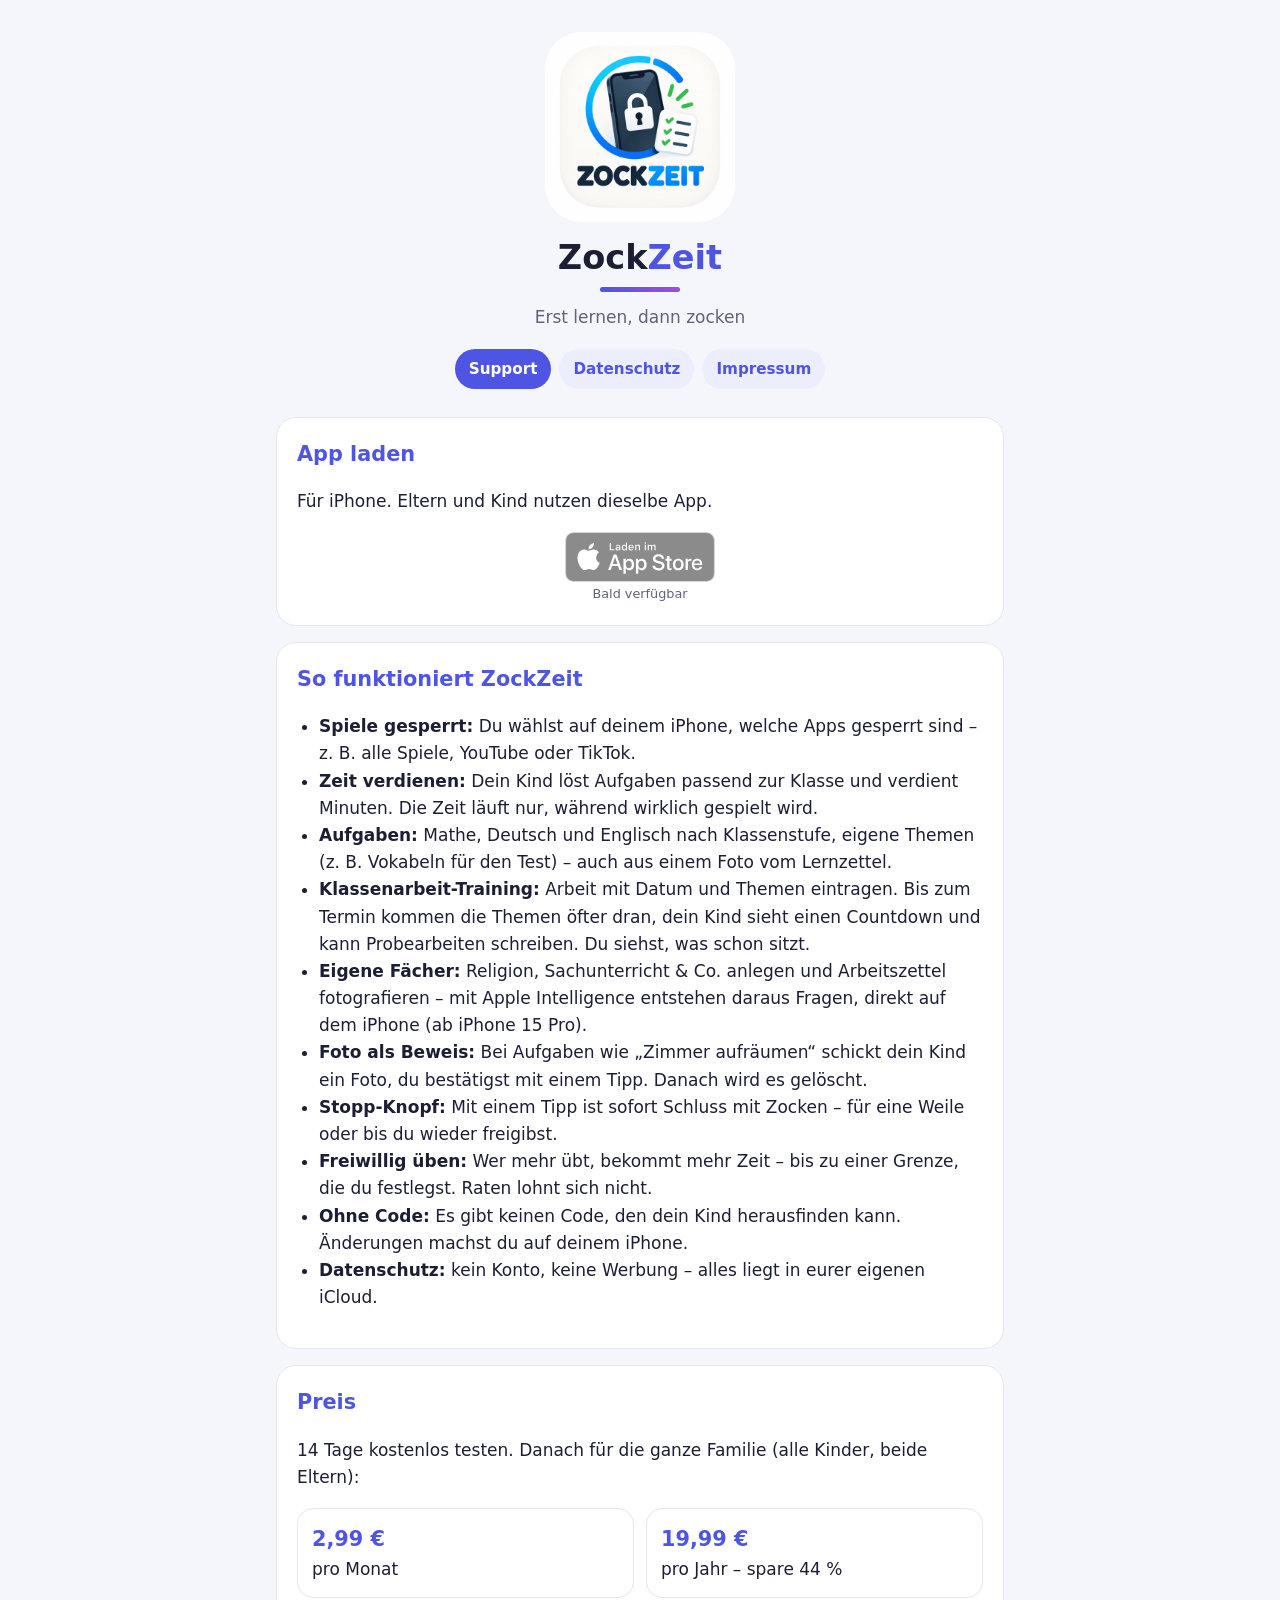
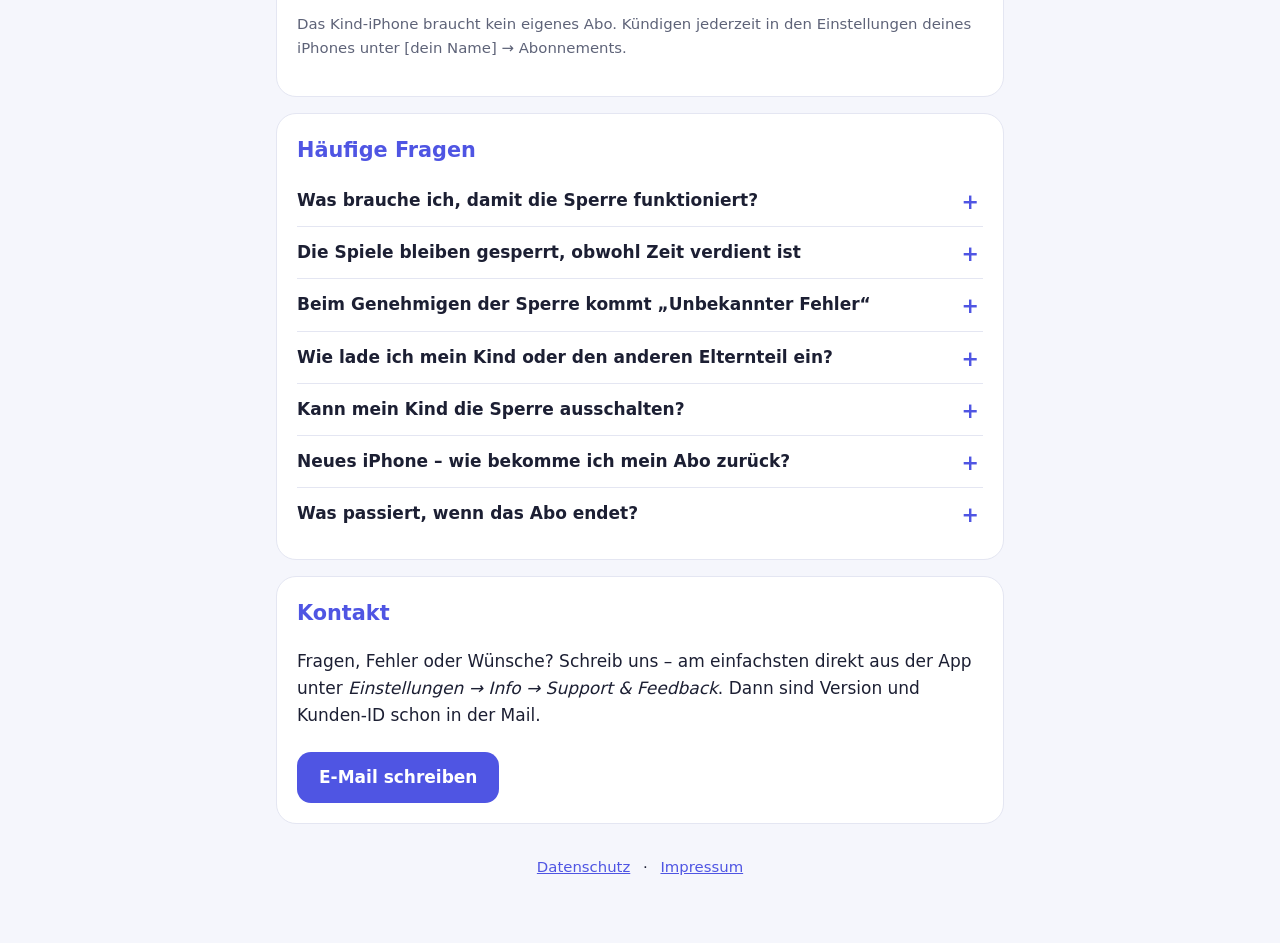
<file: index.html>
<!DOCTYPE html>
<html lang="de">
<head>
  <meta charset="utf-8">
  <meta name="viewport" content="width=device-width, initial-scale=1">
  <title>ZockZeit – Support</title>
  <meta name="description" content="ZockZeit: Erst lernen, dann zocken. Spiele bleiben gesperrt, bis dein Kind Aufgaben passend zur Klasse gelöst hat – ohne Code, ohne Konto.">
  <link rel="icon" href="icon.png">
  <link rel="apple-touch-icon" href="icon.png">
  <link rel="stylesheet" href="style.css">
</head>
<body>
<div class="wrap">
  <header>
    <img src="logo.png" alt="ZockZeit – Logo mit Handy, Schloss und Checkliste">
    <h1><span class="a">Zock</span><span class="b">Zeit</span></h1>
    <div class="underline"></div>
    <p class="lead">Erst lernen, dann zocken</p>
    <nav>
      <a href="index.html" aria-current="page">Support</a>
      <a href="datenschutz.html">Datenschutz</a>
      <a href="impressum.html">Impressum</a>
    </nav>
  </header>

  <section class="card">
    <h2>App laden</h2>
    <p>Für iPhone. Eltern und Kind nutzen dieselbe App.</p>
    <div class="stores">
      <span class="soon"><img class="badge-apple" src="appstore-badge.svg" alt="Im App Store laden"><small>Bald verfügbar</small></span>
    </div>
  </section>

  <section class="card">
    <h2>So funktioniert ZockZeit</h2>
    <ul>
      <li><strong>Spiele gesperrt:</strong> Du wählst auf deinem iPhone, welche Apps gesperrt sind – z. B. alle Spiele, YouTube oder TikTok.</li>
      <li><strong>Zeit verdienen:</strong> Dein Kind löst Aufgaben passend zur Klasse und verdient Minuten. Die Zeit läuft nur, während wirklich gespielt wird.</li>
      <li><strong>Aufgaben:</strong> Mathe, Deutsch und Englisch nach Klassenstufe, eigene Themen (z. B. Vokabeln für den Test) – auch aus einem Foto vom Lernzettel.</li>
      <li><strong>Klassenarbeit-Training:</strong> Arbeit mit Datum und Themen eintragen. Bis zum Termin kommen die Themen öfter dran, dein Kind sieht einen Countdown und kann Probearbeiten schreiben. Du siehst, was schon sitzt.</li>
      <li><strong>Eigene Fächer:</strong> Religion, Sachunterricht &amp; Co. anlegen und Arbeitszettel fotografieren – mit Apple Intelligence entstehen daraus Fragen, direkt auf dem iPhone (ab iPhone 15 Pro).</li>
      <li><strong>Foto als Beweis:</strong> Bei Aufgaben wie „Zimmer aufräumen“ schickt dein Kind ein Foto, du bestätigst mit einem Tipp. Danach wird es gelöscht.</li>
      <li><strong>Stopp-Knopf:</strong> Mit einem Tipp ist sofort Schluss mit Zocken – für eine Weile oder bis du wieder freigibst.</li>
      <li><strong>Freiwillig üben:</strong> Wer mehr übt, bekommt mehr Zeit – bis zu einer Grenze, die du festlegst. Raten lohnt sich nicht.</li>
      <li><strong>Ohne Code:</strong> Es gibt keinen Code, den dein Kind herausfinden kann. Änderungen machst du auf deinem iPhone.</li>
      <li><strong>Datenschutz:</strong> kein Konto, keine Werbung – alles liegt in eurer eigenen iCloud.</li>
    </ul>
  </section>

  <section class="card">
    <h2>Preis</h2>
    <p>14 Tage kostenlos testen. Danach für die ganze Familie (alle Kinder, beide Eltern):</p>
    <div class="preis">
      <div><strong>2,99 €</strong><br>pro Monat</div>
      <div><strong>19,99 €</strong><br>pro Jahr – spare 44 %</div>
    </div>
    <p class="muted">Das Kind-iPhone braucht kein eigenes Abo. Kündigen jederzeit in den Einstellungen deines iPhones unter [dein Name] → Abonnements.</p>
  </section>

  <section class="card">
    <h2>Häufige Fragen</h2>
    <details>
      <summary>Was brauche ich, damit die Sperre funktioniert?</summary>
      <p>Dein Kind braucht eine eigene Apple-ID und muss in deiner Apple-Familienfreigabe als Kind eingetragen sein. Die Bildschirmzeit für dein Kind muss eingeschaltet sein, und beide iPhones sind bei iCloud angemeldet. Eine Anleitung Schritt für Schritt findest du in der App über das Fragezeichen.</p>
    </details>
    <details>
      <summary>Die Spiele bleiben gesperrt, obwohl Zeit verdient ist</summary>
      <p>Fast immer ist dann noch ein App-Limit in Apples Bildschirmzeit aktiv. Ausschalten auf deinem iPhone unter <em>Einstellungen → Bildschirmzeit → [Kind] → App-Limits</em>. Am Sperrbildschirm erkennst du es: „Zockzeit aufgebraucht“ kommt von ZockZeit, „Zeitlimit“ mit Sanduhr kommt von Apple.</p>
    </details>
    <details>
      <summary>Beim Genehmigen der Sperre kommt „Unbekannter Fehler“</summary>
      <p>Stell auf deinem iPhone unter <em>Einstellungen → Bildschirmzeit → [Kind] → Inhalte &amp; Datenschutz → Accountänderungen</em> kurz auf „Erlauben“, genehmige die Sperre und stell es danach wieder auf „Nicht erlauben“.</p>
    </details>
    <details>
      <summary>Wie lade ich mein Kind oder den anderen Elternteil ein?</summary>
      <p>In ZockZeit auf deinem iPhone „Familie einladen“ tippen und die Einladung per Nachricht schicken. Auf dem anderen iPhone ZockZeit öffnen, „Ich bin das Kind“ bzw. „Ich bin Mama oder Papa“ wählen und dann den Link in der Nachricht antippen.</p>
    </details>
    <details>
      <summary>Kann mein Kind die Sperre ausschalten?</summary>
      <p>Die Sperre läuft über Apples Bildschirmzeit-Technik für Familien. ZockZeit lässt sich auf dem Kind-iPhone nicht ohne deine Zustimmung löschen, und die gesperrten Apps änderst nur du auf deinem iPhone. Wichtig: Dein eigener Bildschirmzeit-Code und dein iPhone-Code sollten deinem Kind nicht bekannt sein.</p>
    </details>
    <details>
      <summary>Neues iPhone – wie bekomme ich mein Abo zurück?</summary>
      <p>In ZockZeit unter <em>Einstellungen → Abo → Käufe wiederherstellen</em>. Nutze dieselbe Apple-ID wie beim Kauf.</p>
    </details>
    <details>
      <summary>Was passiert, wenn das Abo endet?</summary>
      <p>ZockZeit macht auf dem Kind-iPhone Pause und gibt die Spiele frei. Sobald das Abo verlängert ist, geht es automatisch weiter.</p>
    </details>
  </section>

  <section class="card">
    <h2>Kontakt</h2>
    <p>Fragen, Fehler oder Wünsche? Schreib uns – am einfachsten direkt aus der App unter <em>Einstellungen → Info → Support &amp; Feedback</em>. Dann sind Version und Kunden-ID schon in der Mail.</p>
    <a class="button" href="mailto:support@schuehler-apps.de?subject=ZockZeit%3A%20Support">E-Mail schreiben</a>
  </section>

  <footer class="muted">
    <p><a href="datenschutz.html">Datenschutz</a> · <a href="impressum.html">Impressum</a></p>
  </footer>
</div>
</body>
</html>
</file>
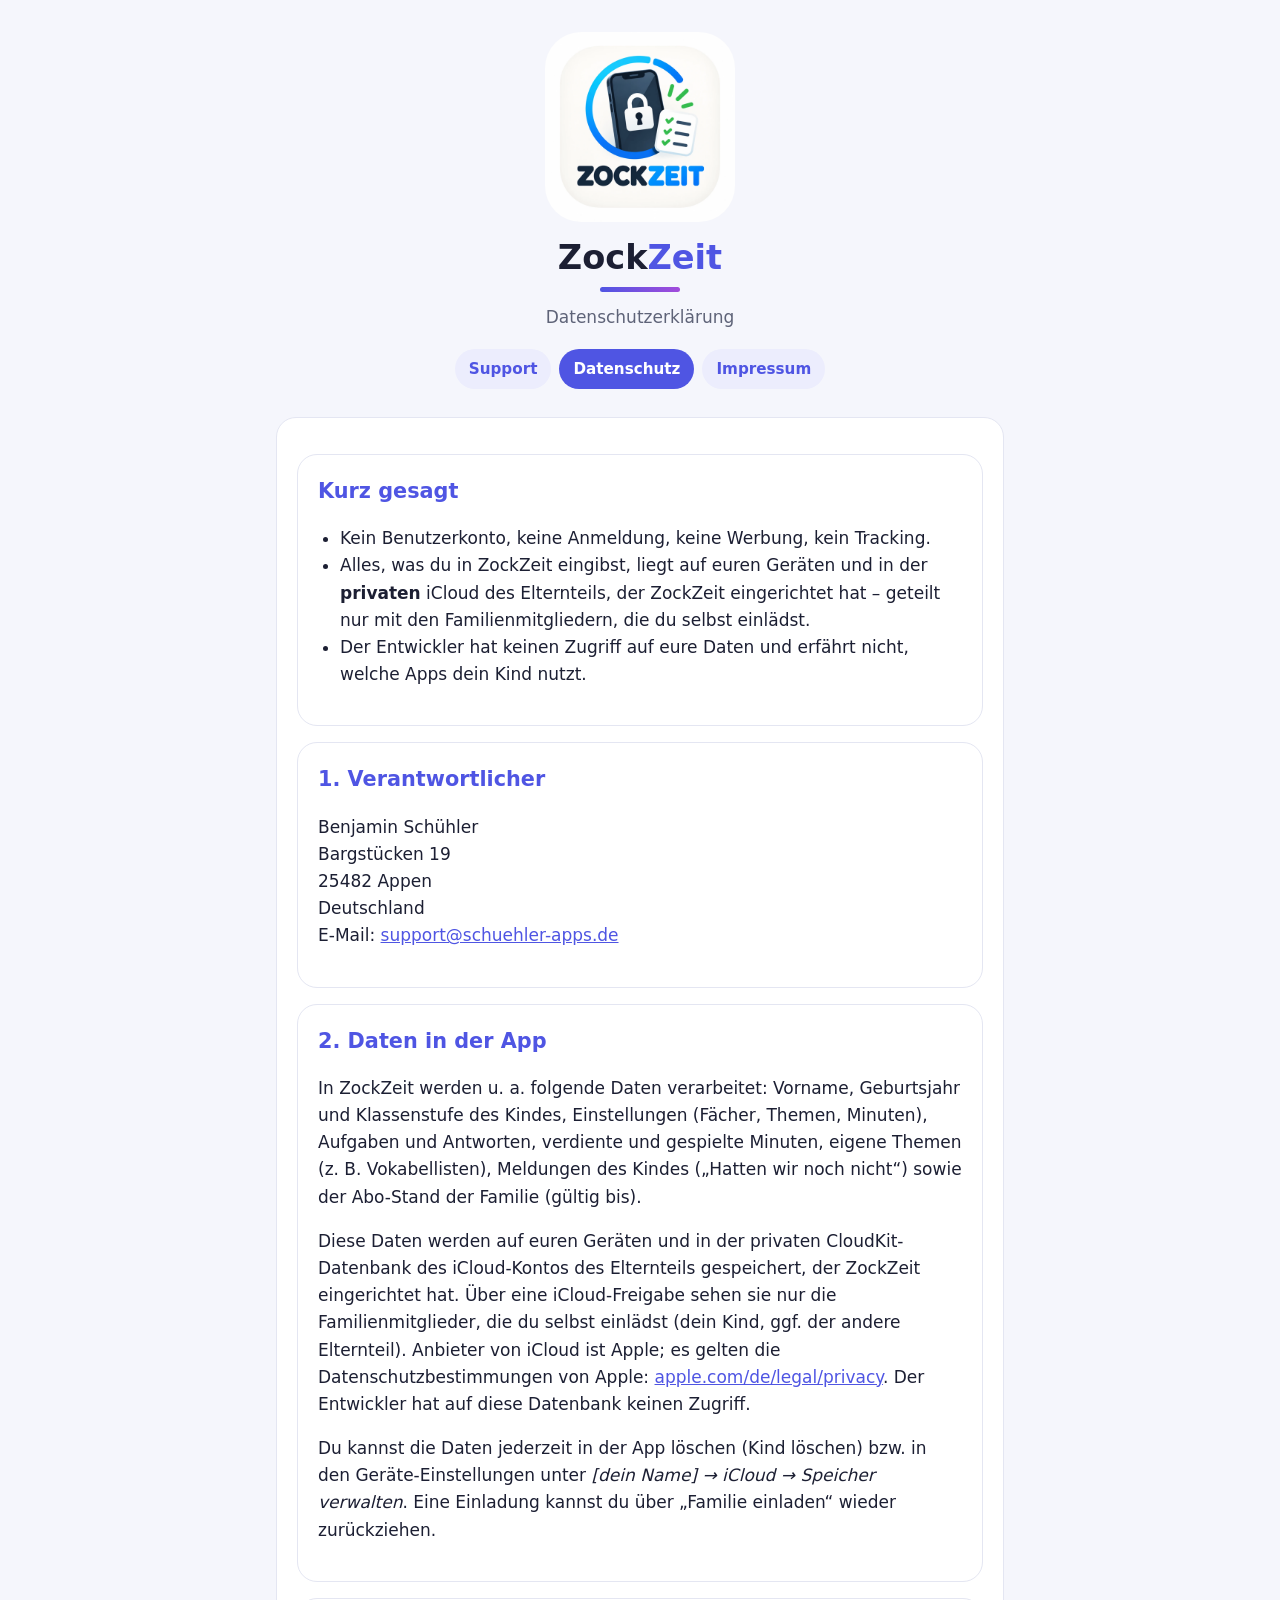
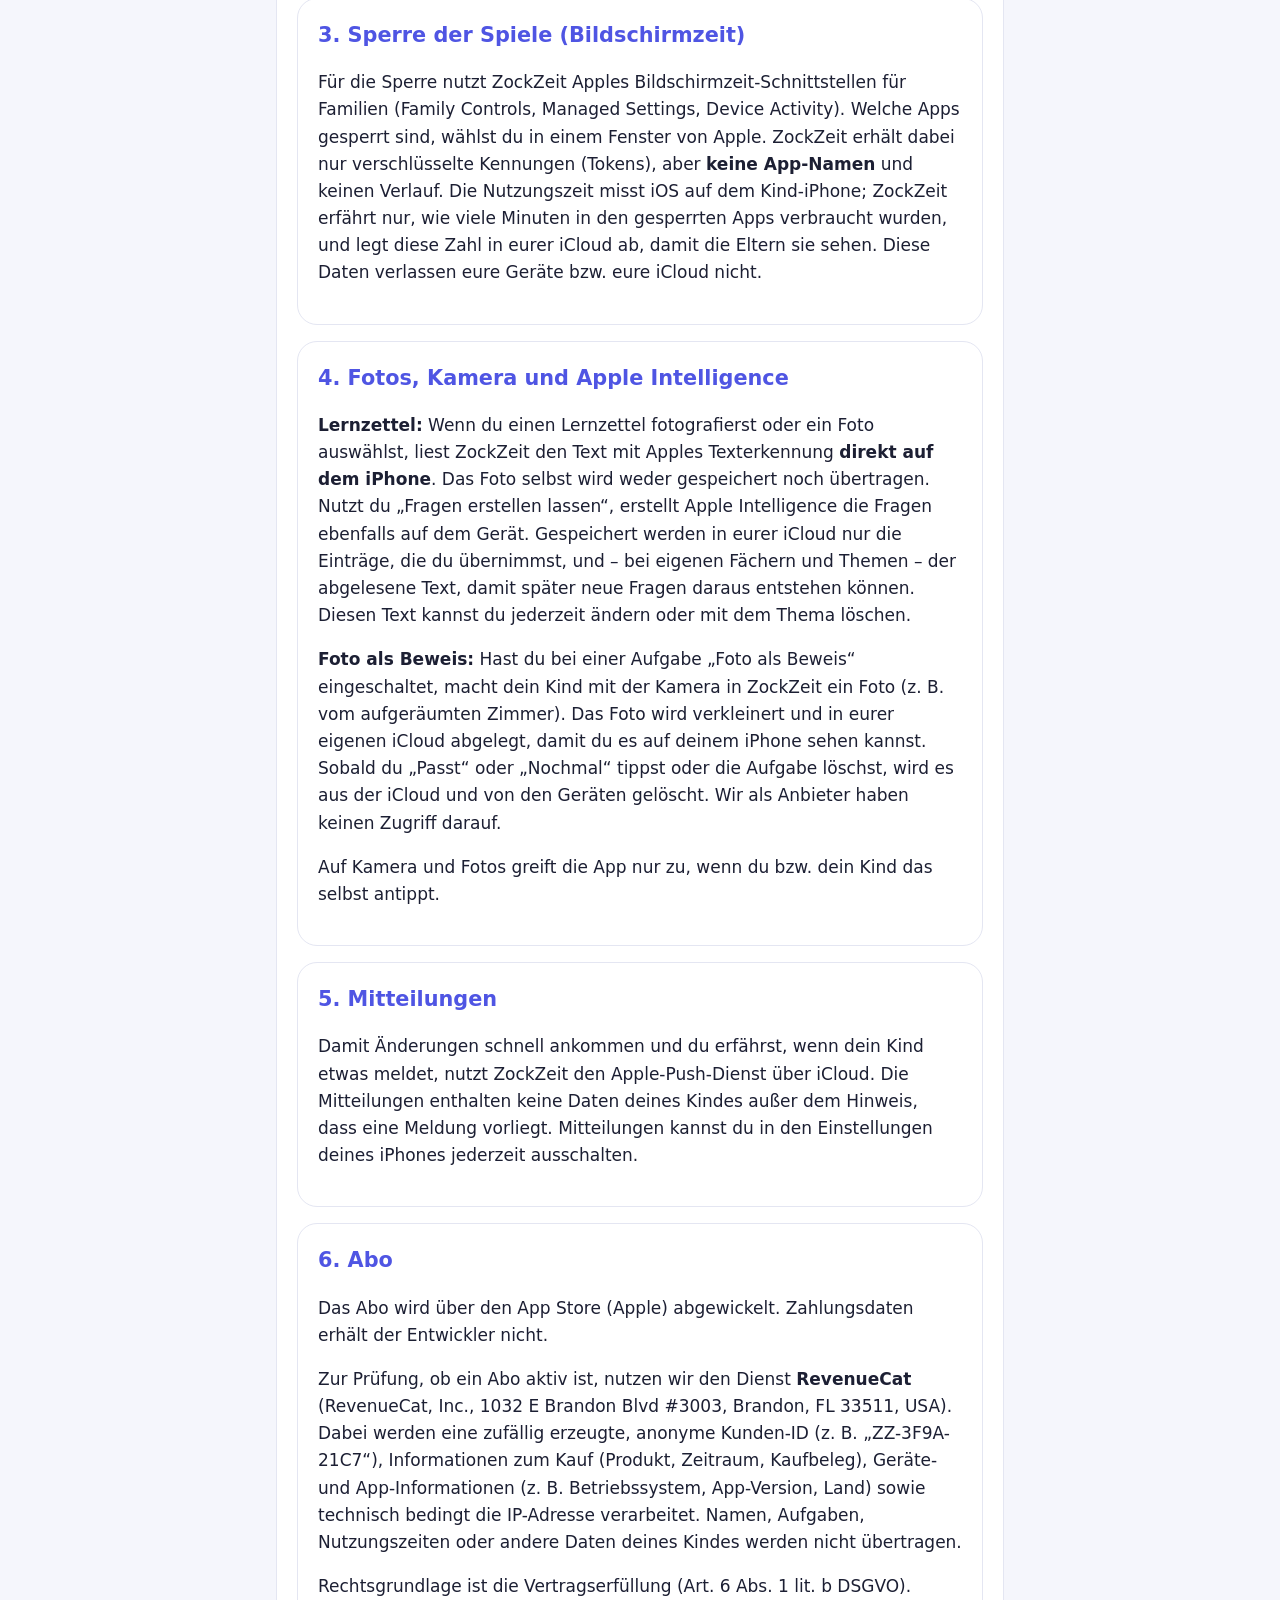
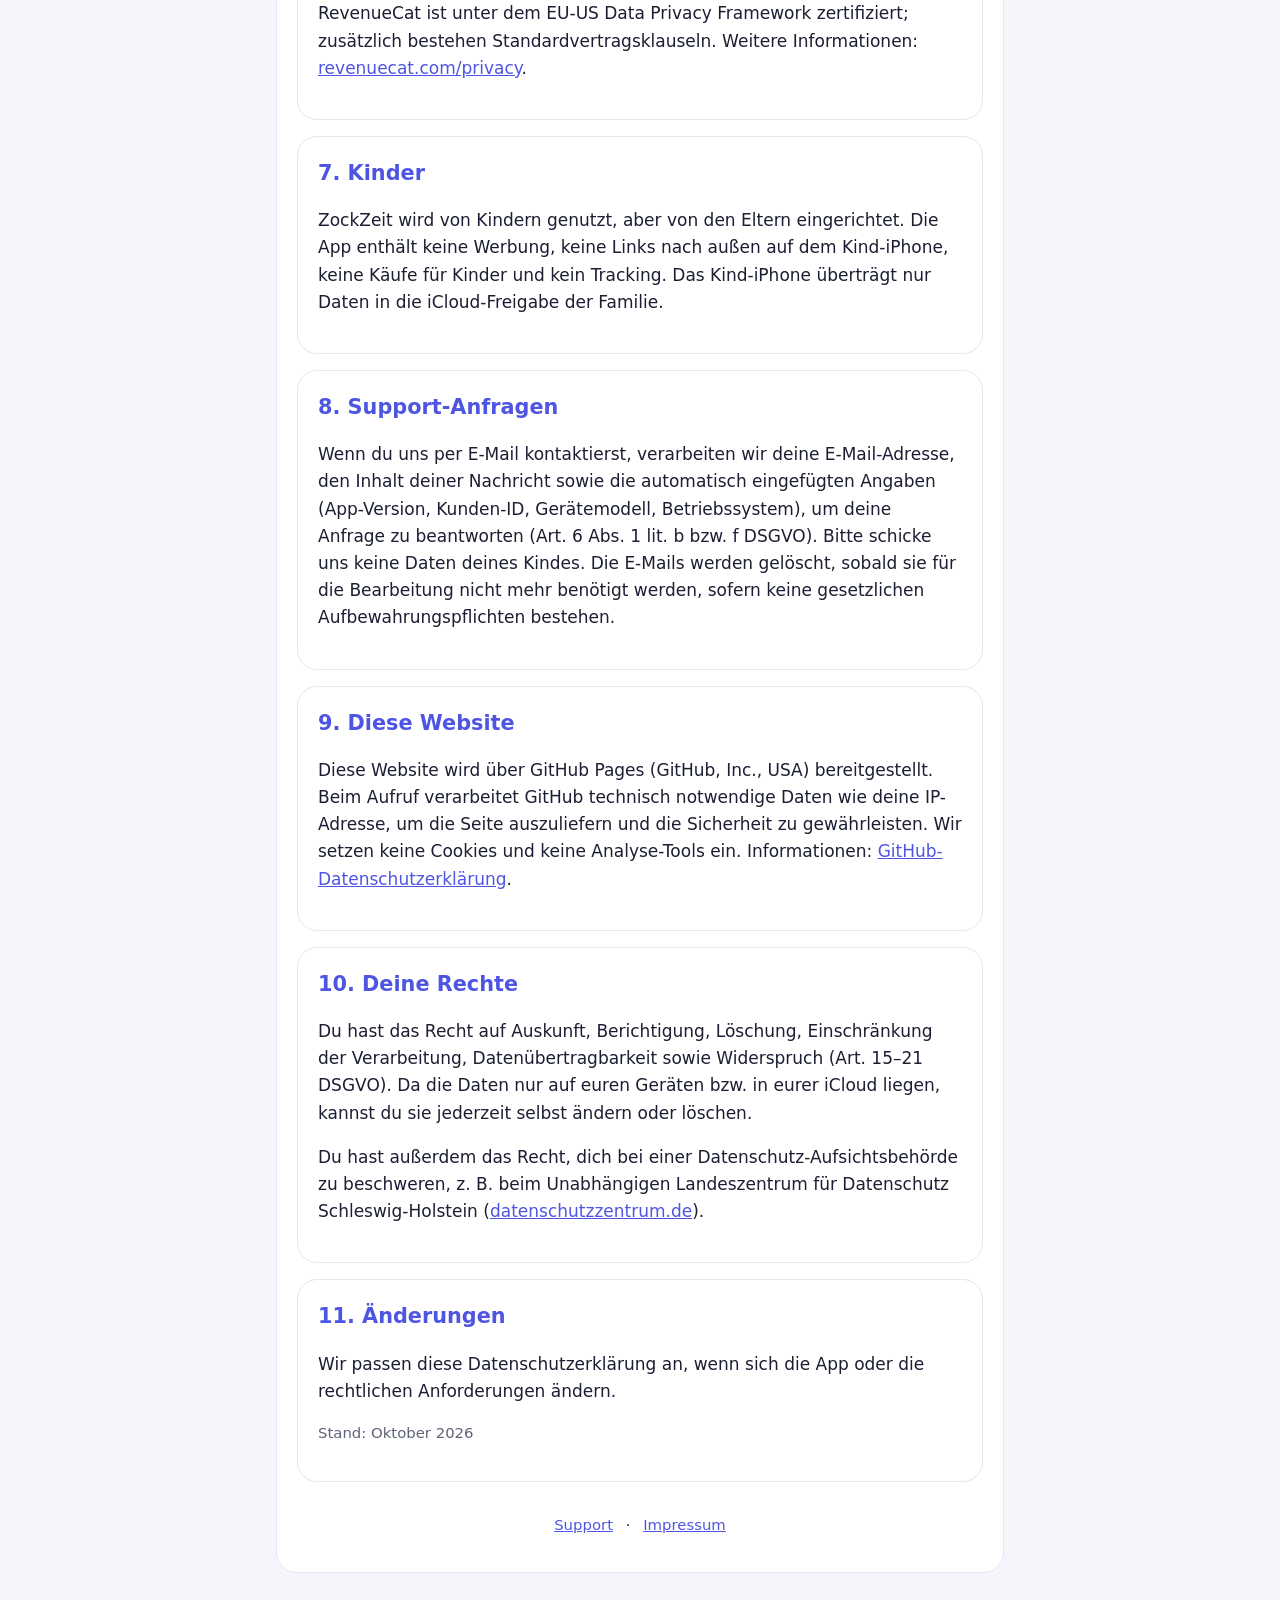
<file: datenschutz.html>
<!DOCTYPE html>
<html lang="de">
<head>
  <meta charset="utf-8">
  <meta name="viewport" content="width=device-width, initial-scale=1">
  <title>ZockZeit – Datenschutz</title>
  <meta name="description" content="ZockZeit: Erst lernen, dann zocken. Spiele bleiben gesperrt, bis dein Kind Aufgaben passend zur Klasse gelöst hat – ohne Code, ohne Konto.">
  <link rel="icon" href="icon.png">
  <link rel="apple-touch-icon" href="icon.png">
  <link rel="stylesheet" href="style.css">
</head>
<body>
<div class="wrap">
  <header>
    <img src="logo.png" alt="ZockZeit – Logo mit Handy, Schloss und Checkliste">
    <h1><span class="a">Zock</span><span class="b">Zeit</span></h1>
    <div class="underline"></div>
    <p class="lead">Datenschutzerklärung</p>
    <nav>
      <a href="index.html">Support</a>
      <a href="datenschutz.html" aria-current="page">Datenschutz</a>
      <a href="impressum.html">Impressum</a>
    </nav>
  </header>

  <section class="card">

  <section class="card">
    <h2>Kurz gesagt</h2>
    <ul>
      <li>Kein Benutzerkonto, keine Anmeldung, keine Werbung, kein Tracking.</li>
      <li>Alles, was du in ZockZeit eingibst, liegt auf euren Geräten und in der <strong>privaten</strong> iCloud des Elternteils, der ZockZeit eingerichtet hat – geteilt nur mit den Familienmitgliedern, die du selbst einlädst.</li>
      <li>Der Entwickler hat keinen Zugriff auf eure Daten und erfährt nicht, welche Apps dein Kind nutzt.</li>
    </ul>
  </section>

  <section class="card">
    <h2>1. Verantwortlicher</h2>
    <p>
      Benjamin Schühler<br>
      Bargstücken 19<br>
      25482 Appen<br>
      Deutschland<br>
      E-Mail: <a href="mailto:support@schuehler-apps.de">support@schuehler-apps.de</a>
    </p>
  </section>

  <section class="card">
    <h2>2. Daten in der App</h2>
    <p>In ZockZeit werden u. a. folgende Daten verarbeitet: Vorname, Geburtsjahr und Klassenstufe des Kindes, Einstellungen (Fächer, Themen, Minuten), Aufgaben und Antworten, verdiente und gespielte Minuten, eigene Themen (z. B. Vokabellisten), Meldungen des Kindes („Hatten wir noch nicht“) sowie der Abo-Stand der Familie (gültig bis).</p>
    <p>Diese Daten werden auf euren Geräten und in der privaten CloudKit-Datenbank des iCloud-Kontos des Elternteils gespeichert, der ZockZeit eingerichtet hat. Über eine iCloud-Freigabe sehen sie nur die Familienmitglieder, die du selbst einlädst (dein Kind, ggf. der andere Elternteil). Anbieter von iCloud ist Apple; es gelten die Datenschutzbestimmungen von Apple: <a href="https://www.apple.com/de/legal/privacy/">apple.com/de/legal/privacy</a>. Der Entwickler hat auf diese Datenbank keinen Zugriff.</p>
    <p>Du kannst die Daten jederzeit in der App löschen (Kind löschen) bzw. in den Geräte-Einstellungen unter <em>[dein Name] → iCloud → Speicher verwalten</em>. Eine Einladung kannst du über „Familie einladen“ wieder zurückziehen.</p>
  </section>

  <section class="card">
    <h2>3. Sperre der Spiele (Bildschirmzeit)</h2>
    <p>Für die Sperre nutzt ZockZeit Apples Bildschirmzeit-Schnittstellen für Familien (Family Controls, Managed Settings, Device Activity). Welche Apps gesperrt sind, wählst du in einem Fenster von Apple. ZockZeit erhält dabei nur verschlüsselte Kennungen (Tokens), aber <strong>keine App-Namen</strong> und keinen Verlauf. Die Nutzungszeit misst iOS auf dem Kind-iPhone; ZockZeit erfährt nur, wie viele Minuten in den gesperrten Apps verbraucht wurden, und legt diese Zahl in eurer iCloud ab, damit die Eltern sie sehen. Diese Daten verlassen eure Geräte bzw. eure iCloud nicht.</p>
  </section>

  <section class="card">
    <h2>4. Fotos, Kamera und Apple Intelligence</h2>
    <p><strong>Lernzettel:</strong> Wenn du einen Lernzettel fotografierst oder ein Foto auswählst, liest ZockZeit den Text mit Apples Texterkennung <strong>direkt auf dem iPhone</strong>. Das Foto selbst wird weder gespeichert noch übertragen. Nutzt du „Fragen erstellen lassen“, erstellt Apple Intelligence die Fragen ebenfalls auf dem Gerät. Gespeichert werden in eurer iCloud nur die Einträge, die du übernimmst, und – bei eigenen Fächern und Themen – der abgelesene Text, damit später neue Fragen daraus entstehen können. Diesen Text kannst du jederzeit ändern oder mit dem Thema löschen.</p>
    <p><strong>Foto als Beweis:</strong> Hast du bei einer Aufgabe „Foto als Beweis“ eingeschaltet, macht dein Kind mit der Kamera in ZockZeit ein Foto (z. B. vom aufgeräumten Zimmer). Das Foto wird verkleinert und in eurer eigenen iCloud abgelegt, damit du es auf deinem iPhone sehen kannst. Sobald du „Passt“ oder „Nochmal“ tippst oder die Aufgabe löschst, wird es aus der iCloud und von den Geräten gelöscht. Wir als Anbieter haben keinen Zugriff darauf.</p>
    <p>Auf Kamera und Fotos greift die App nur zu, wenn du bzw. dein Kind das selbst antippt.</p>
  </section>

  <section class="card">
    <h2>5. Mitteilungen</h2>
    <p>Damit Änderungen schnell ankommen und du erfährst, wenn dein Kind etwas meldet, nutzt ZockZeit den Apple-Push-Dienst über iCloud. Die Mitteilungen enthalten keine Daten deines Kindes außer dem Hinweis, dass eine Meldung vorliegt. Mitteilungen kannst du in den Einstellungen deines iPhones jederzeit ausschalten.</p>
  </section>

  <section class="card">
    <h2>6. Abo</h2>
    <p>Das Abo wird über den App Store (Apple) abgewickelt. Zahlungsdaten erhält der Entwickler nicht.</p>
    <p>Zur Prüfung, ob ein Abo aktiv ist, nutzen wir den Dienst <strong>RevenueCat</strong> (RevenueCat, Inc., 1032 E Brandon Blvd #3003, Brandon, FL 33511, USA). Dabei werden eine zufällig erzeugte, anonyme Kunden-ID (z. B. „ZZ-3F9A-21C7“), Informationen zum Kauf (Produkt, Zeitraum, Kaufbeleg), Geräte- und App-Informationen (z. B. Betriebssystem, App-Version, Land) sowie technisch bedingt die IP-Adresse verarbeitet. Namen, Aufgaben, Nutzungszeiten oder andere Daten deines Kindes werden nicht übertragen.</p>
    <p>Rechtsgrundlage ist die Vertragserfüllung (Art. 6 Abs. 1 lit. b DSGVO). RevenueCat ist unter dem EU-US Data Privacy Framework zertifiziert; zusätzlich bestehen Standardvertragsklauseln. Weitere Informationen: <a href="https://www.revenuecat.com/privacy">revenuecat.com/privacy</a>.</p>
  </section>

  <section class="card">
    <h2>7. Kinder</h2>
    <p>ZockZeit wird von Kindern genutzt, aber von den Eltern eingerichtet. Die App enthält keine Werbung, keine Links nach außen auf dem Kind-iPhone, keine Käufe für Kinder und kein Tracking. Das Kind-iPhone überträgt nur Daten in die iCloud-Freigabe der Familie.</p>
  </section>

  <section class="card">
    <h2>8. Support-Anfragen</h2>
    <p>Wenn du uns per E-Mail kontaktierst, verarbeiten wir deine E-Mail-Adresse, den Inhalt deiner Nachricht sowie die automatisch eingefügten Angaben (App-Version, Kunden-ID, Gerätemodell, Betriebssystem), um deine Anfrage zu beantworten (Art. 6 Abs. 1 lit. b bzw. f DSGVO). Bitte schicke uns keine Daten deines Kindes. Die E-Mails werden gelöscht, sobald sie für die Bearbeitung nicht mehr benötigt werden, sofern keine gesetzlichen Aufbewahrungspflichten bestehen.</p>
  </section>

  <section class="card">
    <h2>9. Diese Website</h2>
    <p>Diese Website wird über GitHub Pages (GitHub, Inc., USA) bereitgestellt. Beim Aufruf verarbeitet GitHub technisch notwendige Daten wie deine IP-Adresse, um die Seite auszuliefern und die Sicherheit zu gewährleisten. Wir setzen keine Cookies und keine Analyse-Tools ein. Informationen: <a href="https://docs.github.com/de/site-policy/privacy-policies/github-general-privacy-statement">GitHub-Datenschutzerklärung</a>.</p>
  </section>

  <section class="card">
    <h2>10. Deine Rechte</h2>
    <p>Du hast das Recht auf Auskunft, Berichtigung, Löschung, Einschränkung der Verarbeitung, Datenübertragbarkeit sowie Widerspruch (Art. 15–21 DSGVO). Da die Daten nur auf euren Geräten bzw. in eurer iCloud liegen, kannst du sie jederzeit selbst ändern oder löschen.</p>
    <p>Du hast außerdem das Recht, dich bei einer Datenschutz-Aufsichtsbehörde zu beschweren, z. B. beim Unabhängigen Landeszentrum für Datenschutz Schleswig-Holstein (<a href="https://www.datenschutzzentrum.de">datenschutzzentrum.de</a>).</p>
  </section>

  <section class="card">
    <h2>11. Änderungen</h2>
    <p>Wir passen diese Datenschutzerklärung an, wenn sich die App oder die rechtlichen Anforderungen ändern.</p>
    <p class="muted">Stand: Oktober 2026</p>
  </section>

  <footer class="muted">
    <p><a href="index.html">Support</a> · <a href="impressum.html">Impressum</a></p>
  </footer>
</div>
</body>
</html>
</file>
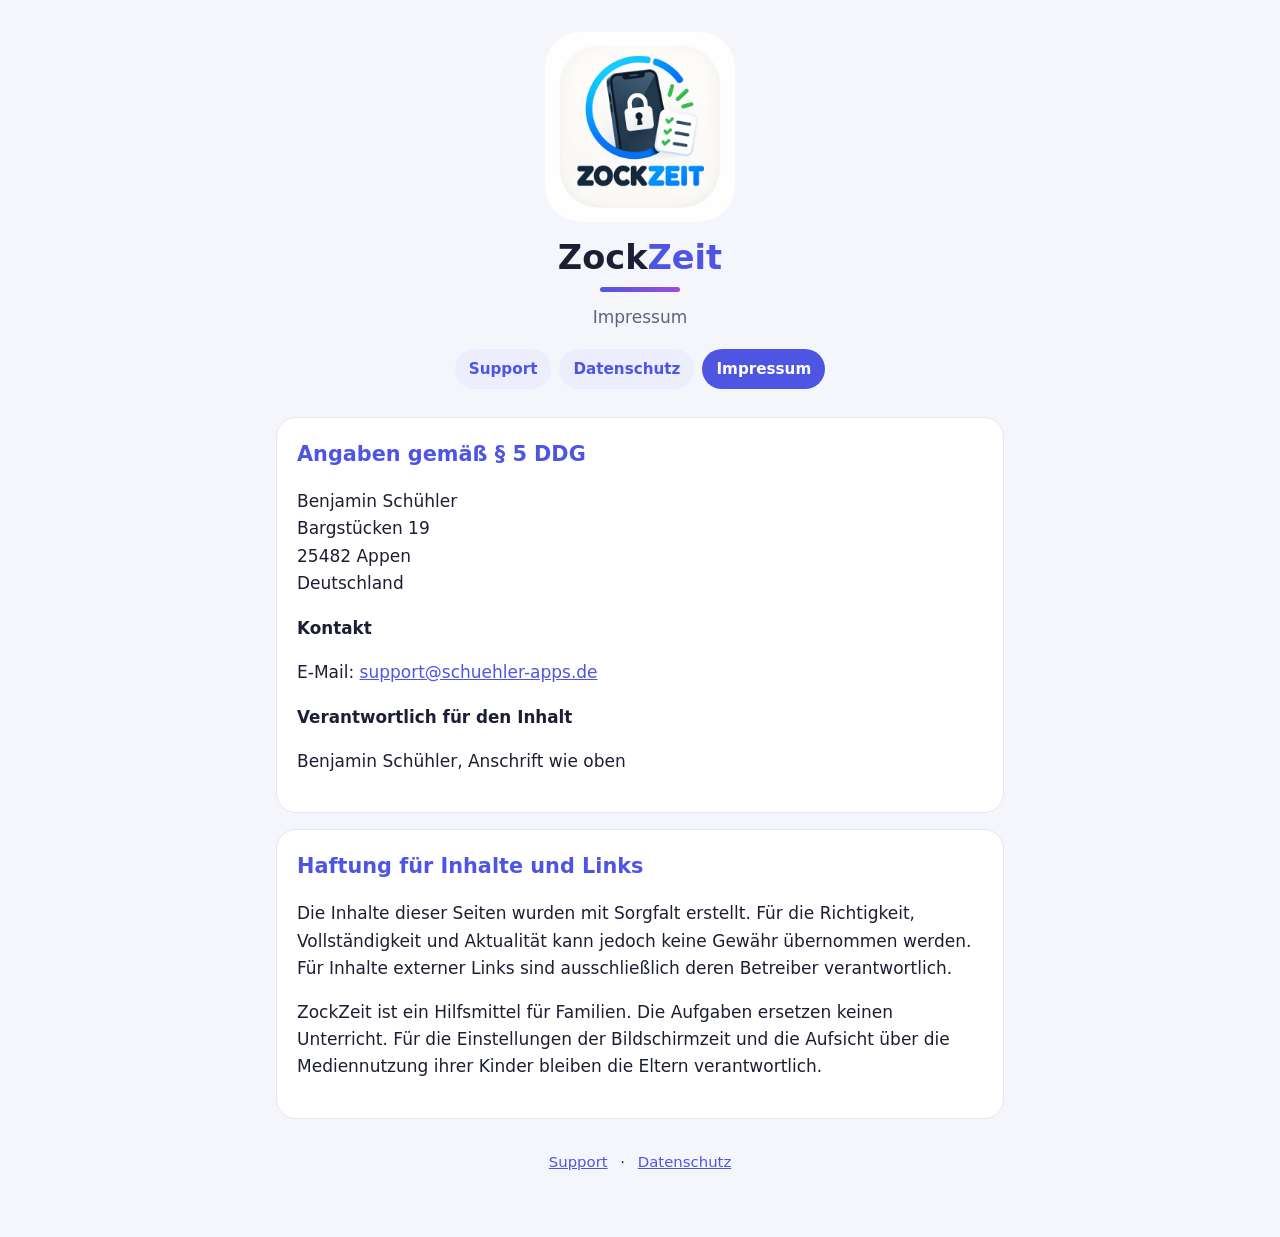
<file: impressum.html>
<!DOCTYPE html>
<html lang="de">
<head>
  <meta charset="utf-8">
  <meta name="viewport" content="width=device-width, initial-scale=1">
  <title>ZockZeit – Impressum</title>
  <meta name="description" content="ZockZeit: Erst lernen, dann zocken. Spiele bleiben gesperrt, bis dein Kind Aufgaben passend zur Klasse gelöst hat – ohne Code, ohne Konto.">
  <link rel="icon" href="icon.png">
  <link rel="apple-touch-icon" href="icon.png">
  <link rel="stylesheet" href="style.css">
</head>
<body>
<div class="wrap">
  <header>
    <img src="logo.png" alt="ZockZeit – Logo mit Handy, Schloss und Checkliste">
    <h1><span class="a">Zock</span><span class="b">Zeit</span></h1>
    <div class="underline"></div>
    <p class="lead">Impressum</p>
    <nav>
      <a href="index.html">Support</a>
      <a href="datenschutz.html">Datenschutz</a>
      <a href="impressum.html" aria-current="page">Impressum</a>
    </nav>
  </header>

  <section class="card">
    <h2>Angaben gemäß § 5 DDG</h2>
    <p>
      Benjamin Schühler<br>
      Bargstücken 19<br>
      25482 Appen<br>
      Deutschland
    </p>
    <h3>Kontakt</h3>
    <p>E-Mail: <a href="mailto:support@schuehler-apps.de">support@schuehler-apps.de</a></p>
    <h3>Verantwortlich für den Inhalt</h3>
    <p>Benjamin Schühler, Anschrift wie oben</p>
  </section>

  <section class="card">
    <h2>Haftung für Inhalte und Links</h2>
    <p>Die Inhalte dieser Seiten wurden mit Sorgfalt erstellt. Für die Richtigkeit, Vollständigkeit und Aktualität kann jedoch keine Gewähr übernommen werden. Für Inhalte externer Links sind ausschließlich deren Betreiber verantwortlich.</p>
    <p>ZockZeit ist ein Hilfsmittel für Familien. Die Aufgaben ersetzen keinen Unterricht. Für die Einstellungen der Bildschirmzeit und die Aufsicht über die Mediennutzung ihrer Kinder bleiben die Eltern verantwortlich.</p>
  </section>

  <footer class="muted">
    <p><a href="index.html">Support</a> · <a href="datenschutz.html">Datenschutz</a></p>
  </footer>
</div>
</body>
</html>
</file>
<file: style.css>
:root {
  --indigo: #4F55E3;
  --purple: #A24BDB;
  --orange: #F28A1E;
  --green: #2FA84F;
  --sky: #ECEDFD;
  --bg: #F5F6FC;
  --card: #FFFFFF;
  --line: #E4E6F2;
  --text: #1C1F33;
  --muted: #5E6378;
}
@media (prefers-color-scheme: dark) {
  :root {
    --indigo: #A3A8FF;
    --purple: #D29BFF;
    --orange: #FFB15C;
    --green: #6BD68A;
    --sky: #23264A;
    --bg: #0F1020;
    --card: #1A1C33;
    --line: #2C2F4D;
    --text: #ECEDF7;
    --muted: #A2A6C2;
  }
}
* { box-sizing: border-box; }
html { -webkit-text-size-adjust: 100%; }
body {
  margin: 0;
  background: var(--bg);
  color: var(--text);
  font-family: ui-rounded, "SF Pro Rounded", system-ui, -apple-system, "Segoe UI", Roboto, sans-serif;
  line-height: 1.6;
  font-size: 17px;
}
.wrap { max-width: 760px; margin: 0 auto; padding: 32px 16px 48px; }
header { text-align: center; margin-bottom: 28px; }
header img { width: 190px; height: auto; border-radius: 36px; }
h1 { font-size: 2.1rem; margin: 8px 0 4px; line-height: 1.2; }
h1 .a { color: var(--text); }
h1 .b { color: var(--indigo); }
.underline { width: 80px; height: 5px; border-radius: 3px; background: linear-gradient(90deg, var(--indigo), var(--purple)); margin: 8px auto 12px; }
.lead { color: var(--muted); margin: 0; }
nav { display: flex; gap: 8px; justify-content: center; flex-wrap: wrap; margin-top: 18px; }
nav a {
  text-decoration: none; color: var(--indigo); font-weight: 600; font-size: 0.95rem;
  padding: 8px 14px; border-radius: 999px; background: var(--sky);
}
nav a[aria-current="page"] { background: var(--indigo); color: #fff; }
.card {
  background: var(--card); border: 1px solid var(--line); border-radius: 20px;
  padding: 20px; margin: 16px 0;
}
h2 { color: var(--indigo); font-size: 1.3rem; margin: 0 0 8px; }
h3 { font-size: 1.05rem; margin: 18px 0 4px; }
p, li { color: var(--text); }
.muted { color: var(--muted); font-size: 0.93rem; }
a { color: var(--indigo); }
.button {
  display: inline-block; text-decoration: none; background: var(--indigo); color: #fff;
  font-weight: 700; padding: 12px 22px; border-radius: 14px; margin-top: 6px;
}
.preis { display: flex; gap: 12px; flex-wrap: wrap; margin-top: 8px; }
.preis div { flex: 1 1 200px; border: 1px solid var(--line); border-radius: 16px; padding: 14px; }
.preis strong { font-size: 1.3rem; color: var(--indigo); }
details { border-top: 1px solid var(--line); padding: 12px 0; }
details:first-of-type { border-top: 0; }
summary { cursor: pointer; font-weight: 600; list-style: none; position: relative; padding-right: 28px; }
summary::-webkit-details-marker { display: none; }
summary::after { content: "+"; position: absolute; right: 4px; top: -1px; color: var(--indigo); font-size: 1.3rem; }
details[open] summary::after { content: "–"; }
details p, details ol, details ul { margin: 8px 0 0; }
ol, ul { padding-left: 22px; }
footer { text-align: center; margin-top: 32px; }
footer a { margin: 0 8px; }
.stores { display: flex; gap: 12px; flex-wrap: wrap; align-items: center; justify-content: center; margin-top: 8px; }
.stores .soon { display: flex; flex-direction: column; align-items: center; }
.badge-apple { height: 50px; width: auto; display: block; }
.soon img { filter: grayscale(1); opacity: 0.45; }
.soon small { color: var(--muted); font-size: 0.8rem; margin-top: 2px; }
</file>
